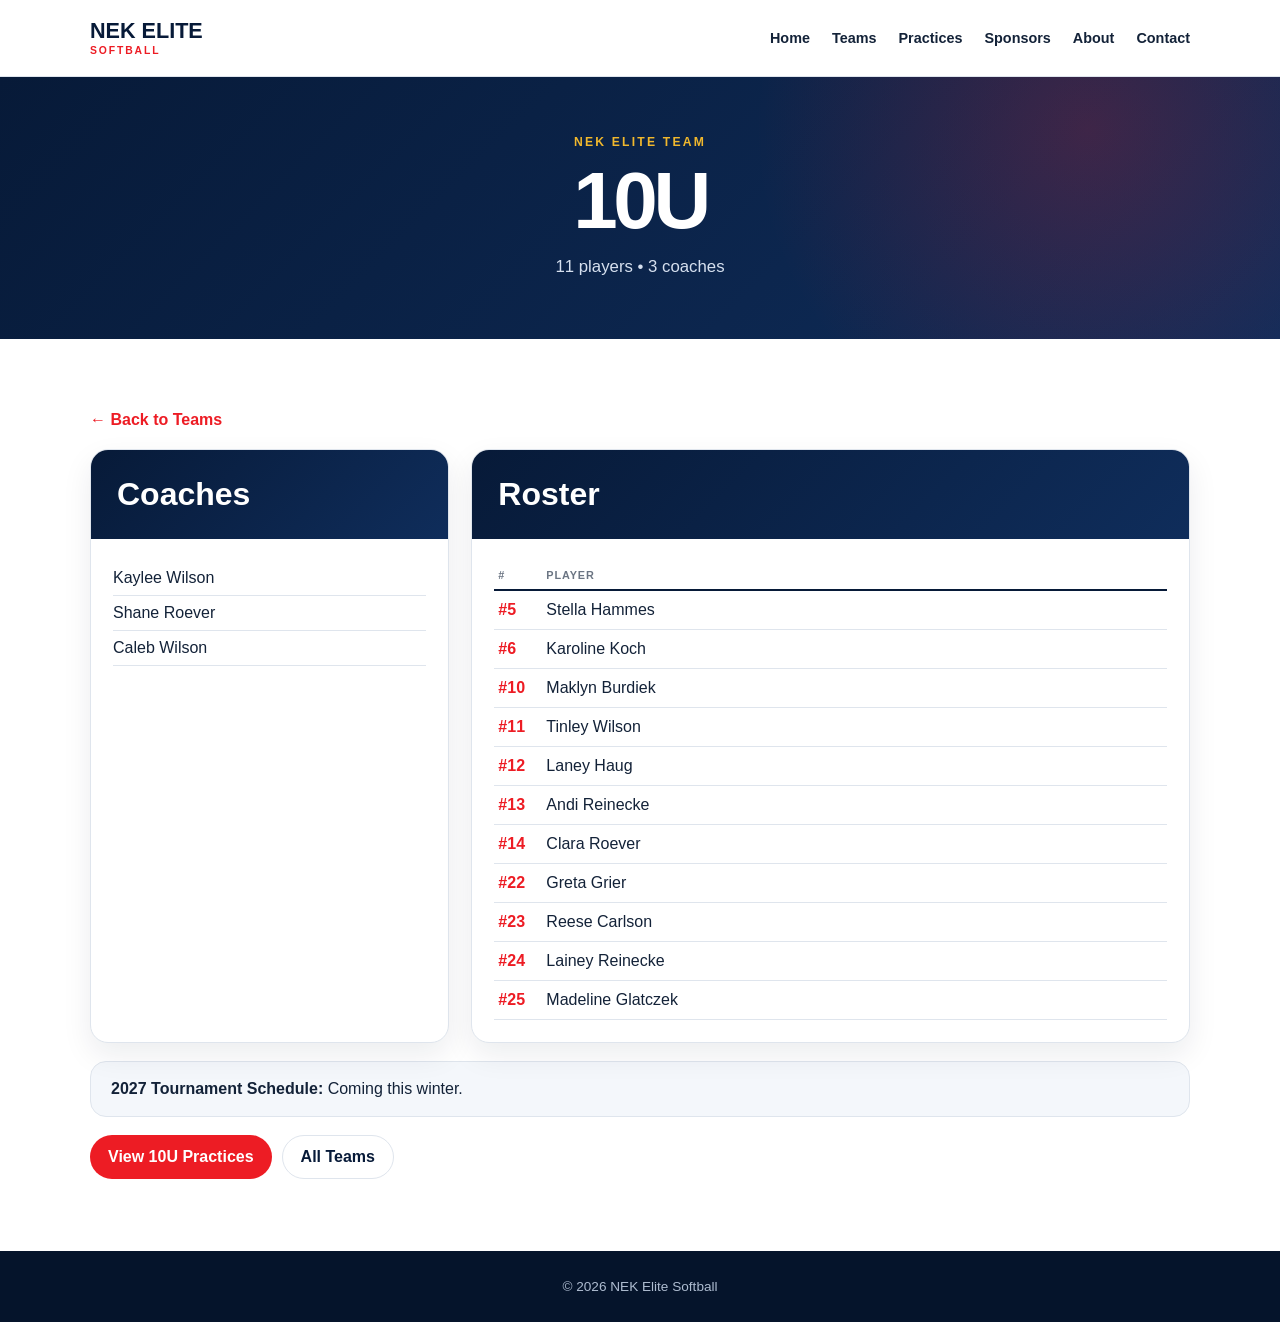
<file: 10u.html>
<!DOCTYPE html>
<html lang="en">
<head>
<meta charset="UTF-8">
<meta name="viewport" content="width=device-width,initial-scale=1.0">
<title>10U Team | NEK Elite</title>
<link rel="stylesheet" href="styles.css">
</head>
<body>
<header><div class="container nav">
<a class="brand" href="index.html">NEK ELITE<span>SOFTBALL</span></a>
<nav class="nav-links">
<a href="index.html">Home</a>
<a href="teams.html">Teams</a>
<a href="practices.html">Practices</a>
<a href="sponsors.html">Sponsors</a>
<a href="about.html">About</a>
<a href="contact.html">Contact</a>
</nav></div></header>

<main>
<section class="hero compact"><div class="container"><div class="eyebrow">NEK Elite Team</div><h1>10U</h1><p>11 players • 3 coaches</p></div></section>
<section><div class="container">
<a class="backlink" href="teams.html">← Back to Teams</a>
<div class="grid-3" style="grid-template-columns:1fr 2fr">
<div class="card"><div class="card-head"><h3 style="font-size:2rem">Coaches</h3></div><div class="card-body"><ul class="list"><li>Kaylee Wilson</li><li>Shane Roever</li><li>Caleb Wilson</li></ul></div></div>
<div class="card"><div class="card-head"><h3 style="font-size:2rem">Roster</h3></div><div class="card-body">
<table class="roster"><thead><tr><th>#</th><th>Player</th></tr></thead><tbody><tr><td class="roster-number">#5</td><td>Stella Hammes</td></tr><tr><td class="roster-number">#6</td><td>Karoline Koch</td></tr><tr><td class="roster-number">#10</td><td>Maklyn Burdiek</td></tr><tr><td class="roster-number">#11</td><td>Tinley Wilson</td></tr><tr><td class="roster-number">#12</td><td>Laney Haug</td></tr><tr><td class="roster-number">#13</td><td>Andi Reinecke</td></tr><tr><td class="roster-number">#14</td><td>Clara Roever</td></tr><tr><td class="roster-number">#22</td><td>Greta Grier</td></tr><tr><td class="roster-number">#23</td><td>Reese Carlson</td></tr><tr><td class="roster-number">#24</td><td>Lainey Reinecke</td></tr><tr><td class="roster-number">#25</td><td>Madeline Glatczek</td></tr></tbody></table>
</div></div>
</div>
<div class="info-strip"><strong>2027 Tournament Schedule:</strong> Coming this winter.</div>
<div class="actions"><a class="btn btn-red" href="practice-10u.html">View 10U Practices</a><a class="btn btn-outline" href="teams.html">All Teams</a></div>
</div></section>
</main>

<footer><div class="container">© 2026 NEK Elite Softball</div></footer>
</body>
</html>
</file>
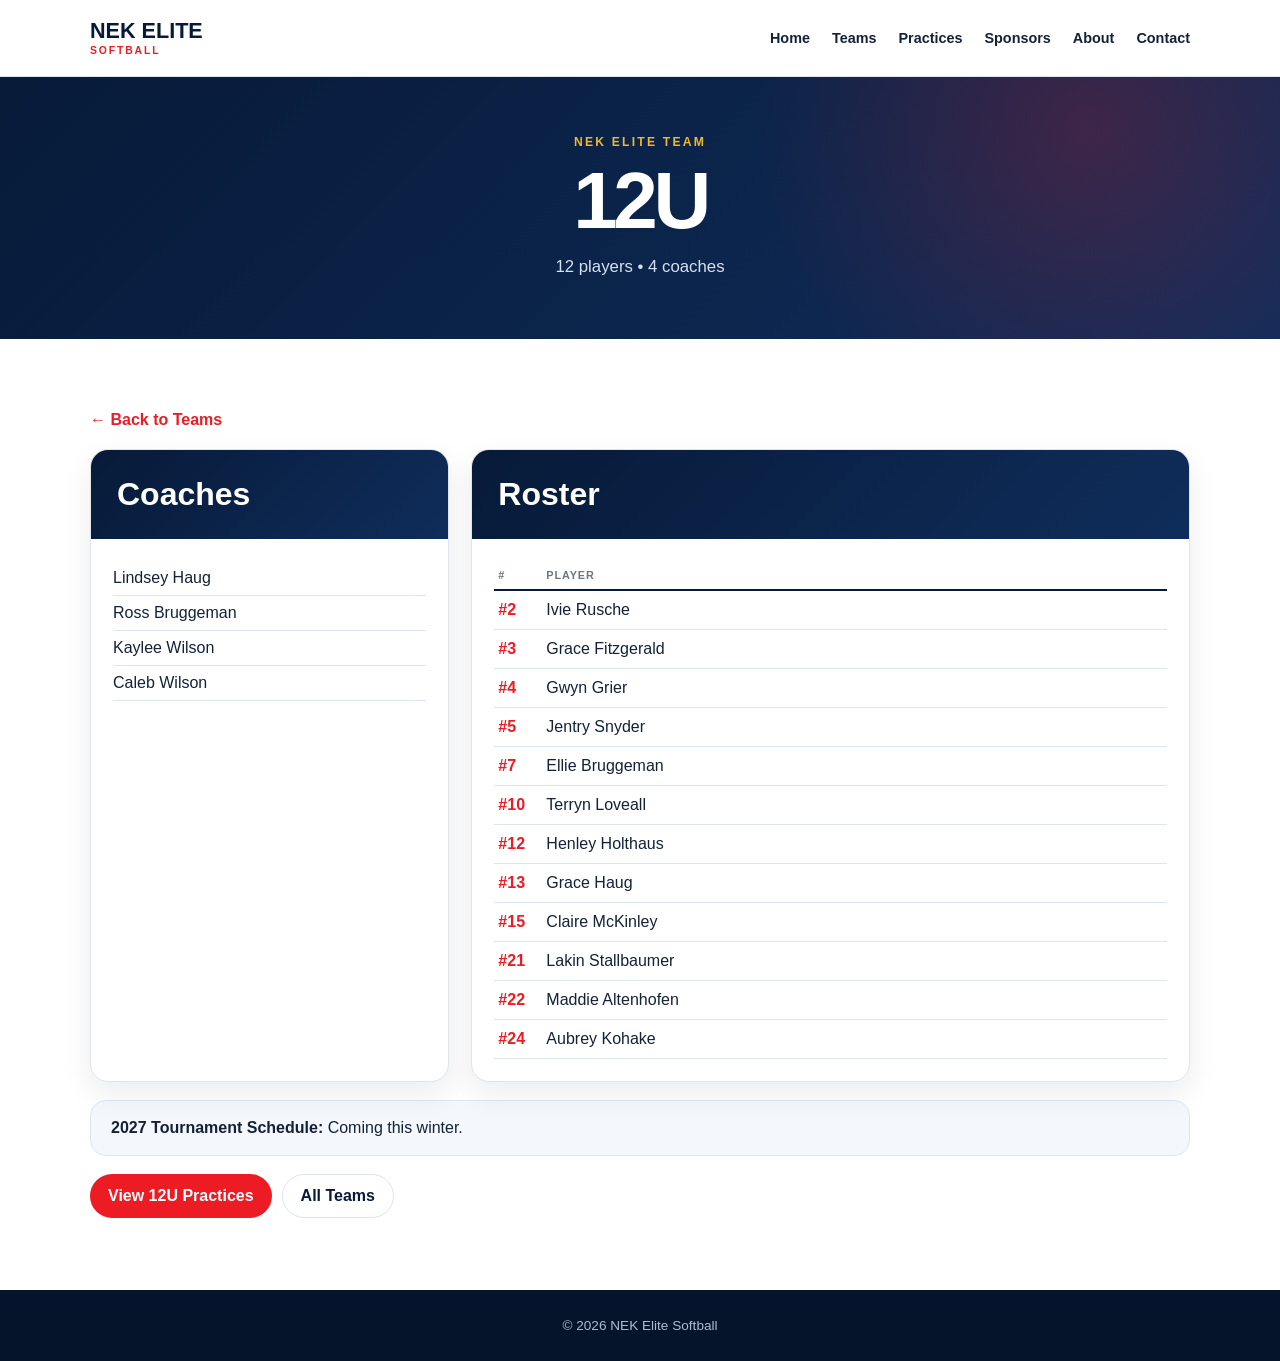
<file: 12u.html>
<!DOCTYPE html>
<html lang="en">
<head>
<meta charset="UTF-8">
<meta name="viewport" content="width=device-width,initial-scale=1.0">
<title>12U Team | NEK Elite</title>
<link rel="stylesheet" href="styles.css">
</head>
<body>
<header><div class="container nav">
<a class="brand" href="index.html">NEK ELITE<span>SOFTBALL</span></a>
<nav class="nav-links">
<a href="index.html">Home</a>
<a href="teams.html">Teams</a>
<a href="practices.html">Practices</a>
<a href="sponsors.html">Sponsors</a>
<a href="about.html">About</a>
<a href="contact.html">Contact</a>
</nav></div></header>

<main>
<section class="hero compact"><div class="container"><div class="eyebrow">NEK Elite Team</div><h1>12U</h1><p>12 players • 4 coaches</p></div></section>
<section><div class="container">
<a class="backlink" href="teams.html">← Back to Teams</a>
<div class="grid-3" style="grid-template-columns:1fr 2fr">
<div class="card"><div class="card-head"><h3 style="font-size:2rem">Coaches</h3></div><div class="card-body"><ul class="list"><li>Lindsey Haug</li><li>Ross Bruggeman</li><li>Kaylee Wilson</li><li>Caleb Wilson</li></ul></div></div>
<div class="card"><div class="card-head"><h3 style="font-size:2rem">Roster</h3></div><div class="card-body">
<table class="roster"><thead><tr><th>#</th><th>Player</th></tr></thead><tbody><tr><td class="roster-number">#2</td><td>Ivie Rusche</td></tr><tr><td class="roster-number">#3</td><td>Grace Fitzgerald</td></tr><tr><td class="roster-number">#4</td><td>Gwyn Grier</td></tr><tr><td class="roster-number">#5</td><td>Jentry Snyder</td></tr><tr><td class="roster-number">#7</td><td>Ellie Bruggeman</td></tr><tr><td class="roster-number">#10</td><td>Terryn Loveall</td></tr><tr><td class="roster-number">#12</td><td>Henley Holthaus</td></tr><tr><td class="roster-number">#13</td><td>Grace Haug</td></tr><tr><td class="roster-number">#15</td><td>Claire McKinley</td></tr><tr><td class="roster-number">#21</td><td>Lakin Stallbaumer</td></tr><tr><td class="roster-number">#22</td><td>Maddie Altenhofen</td></tr><tr><td class="roster-number">#24</td><td>Aubrey Kohake</td></tr></tbody></table>
</div></div>
</div>
<div class="info-strip"><strong>2027 Tournament Schedule:</strong> Coming this winter.</div>
<div class="actions"><a class="btn btn-red" href="practice-12u.html">View 12U Practices</a><a class="btn btn-outline" href="teams.html">All Teams</a></div>
</div></section>
</main>

<footer><div class="container">© 2026 NEK Elite Softball</div></footer>
</body>
</html>
</file>
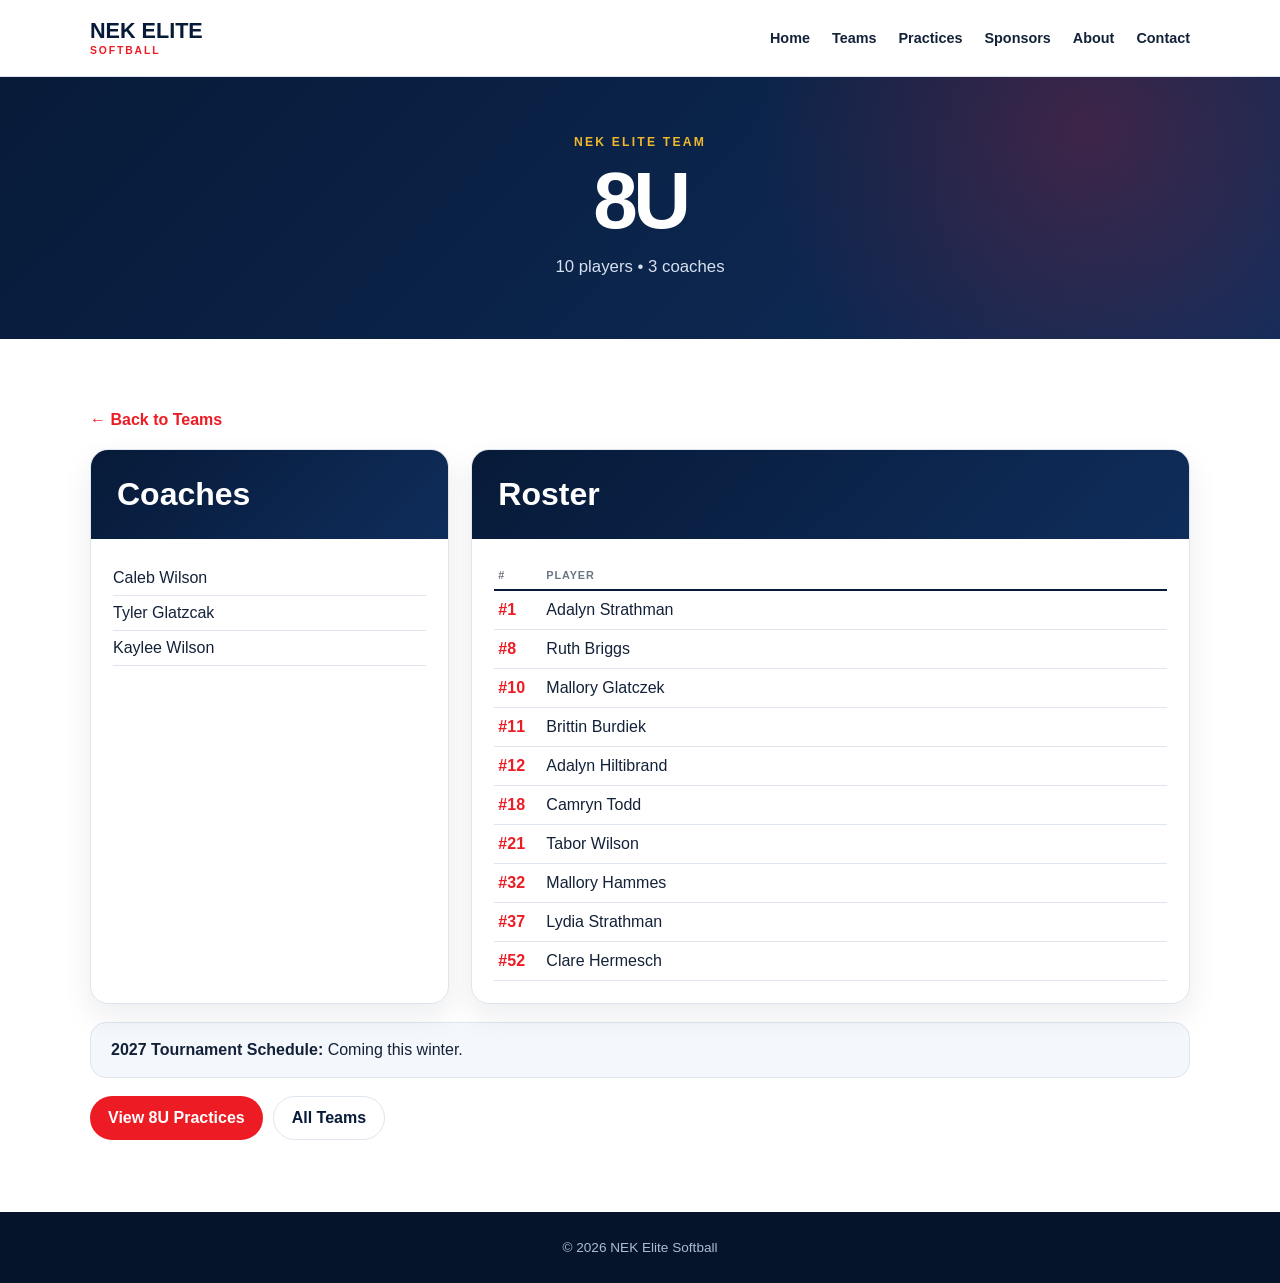
<file: 8u.html>
<!DOCTYPE html>
<html lang="en">
<head>
<meta charset="UTF-8">
<meta name="viewport" content="width=device-width,initial-scale=1.0">
<title>8U Team | NEK Elite</title>
<link rel="stylesheet" href="styles.css">
</head>
<body>
<header><div class="container nav">
<a class="brand" href="index.html">NEK ELITE<span>SOFTBALL</span></a>
<nav class="nav-links">
<a href="index.html">Home</a>
<a href="teams.html">Teams</a>
<a href="practices.html">Practices</a>
<a href="sponsors.html">Sponsors</a>
<a href="about.html">About</a>
<a href="contact.html">Contact</a>
</nav></div></header>

<main>
<section class="hero compact"><div class="container"><div class="eyebrow">NEK Elite Team</div><h1>8U</h1><p>10 players • 3 coaches</p></div></section>
<section><div class="container">
<a class="backlink" href="teams.html">← Back to Teams</a>
<div class="grid-3" style="grid-template-columns:1fr 2fr">
<div class="card"><div class="card-head"><h3 style="font-size:2rem">Coaches</h3></div><div class="card-body"><ul class="list"><li>Caleb Wilson</li><li>Tyler Glatzcak</li><li>Kaylee Wilson</li></ul></div></div>
<div class="card"><div class="card-head"><h3 style="font-size:2rem">Roster</h3></div><div class="card-body">
<table class="roster"><thead><tr><th>#</th><th>Player</th></tr></thead><tbody><tr><td class="roster-number">#1</td><td>Adalyn Strathman</td></tr><tr><td class="roster-number">#8</td><td>Ruth Briggs</td></tr><tr><td class="roster-number">#10</td><td>Mallory Glatczek</td></tr><tr><td class="roster-number">#11</td><td>Brittin Burdiek</td></tr><tr><td class="roster-number">#12</td><td>Adalyn Hiltibrand</td></tr><tr><td class="roster-number">#18</td><td>Camryn Todd</td></tr><tr><td class="roster-number">#21</td><td>Tabor Wilson</td></tr><tr><td class="roster-number">#32</td><td>Mallory Hammes</td></tr><tr><td class="roster-number">#37</td><td>Lydia Strathman</td></tr><tr><td class="roster-number">#52</td><td>Clare Hermesch</td></tr></tbody></table>
</div></div>
</div>
<div class="info-strip"><strong>2027 Tournament Schedule:</strong> Coming this winter.</div>
<div class="actions"><a class="btn btn-red" href="practice-8u.html">View 8U Practices</a><a class="btn btn-outline" href="teams.html">All Teams</a></div>
</div></section>
</main>

<footer><div class="container">© 2026 NEK Elite Softball</div></footer>
</body>
</html>
</file>
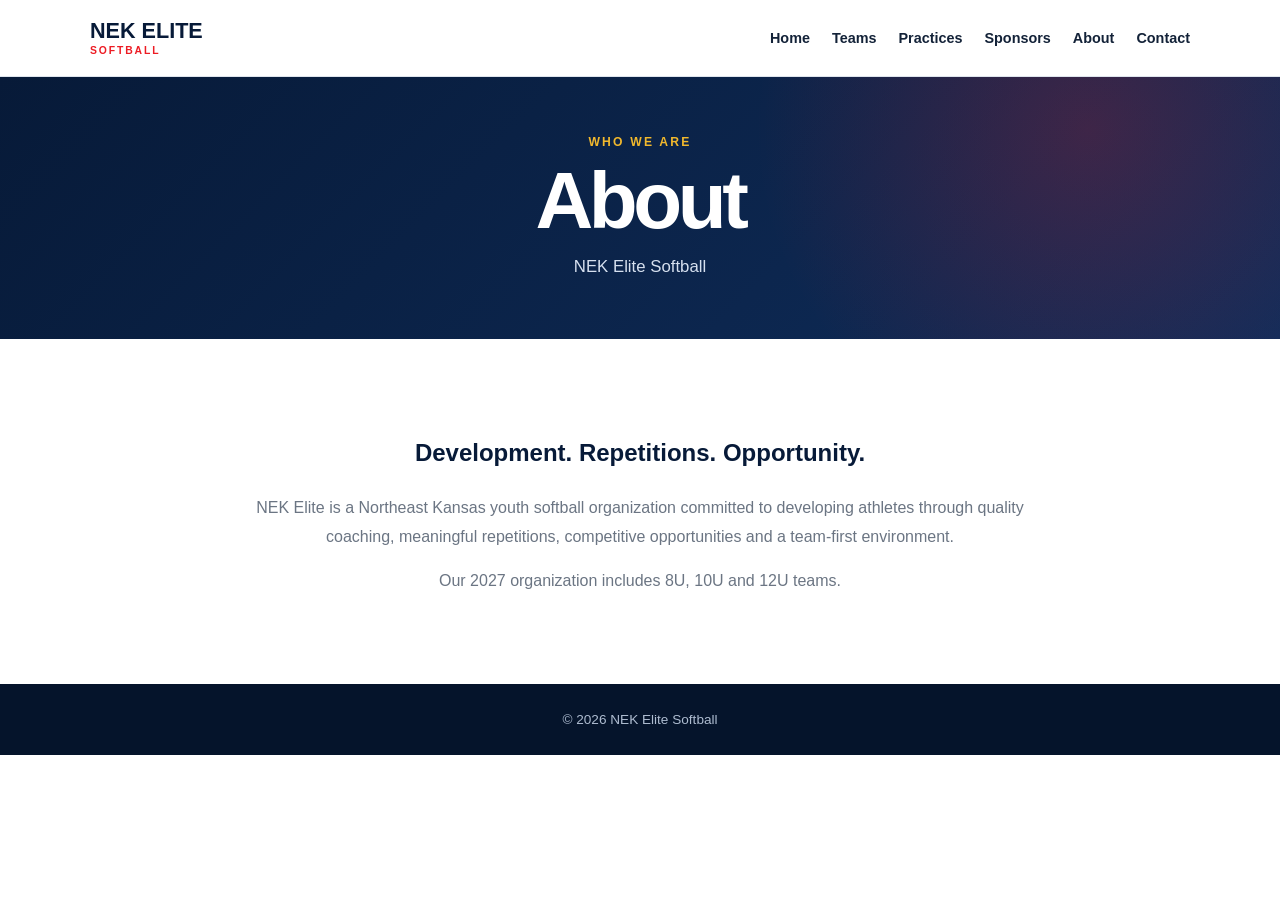
<file: about.html>
<!DOCTYPE html>
<html lang="en">
<head>
<meta charset="UTF-8">
<meta name="viewport" content="width=device-width,initial-scale=1.0">
<title>About | NEK Elite</title>
<link rel="stylesheet" href="styles.css">
</head>
<body>
<header><div class="container nav">
<a class="brand" href="index.html">NEK ELITE<span>SOFTBALL</span></a>
<nav class="nav-links">
<a href="index.html">Home</a>
<a href="teams.html">Teams</a>
<a href="practices.html">Practices</a>
<a href="sponsors.html">Sponsors</a>
<a href="about.html">About</a>
<a href="contact.html">Contact</a>
</nav></div></header>

<main>
<section class="hero compact"><div class="container"><div class="eyebrow">Who We Are</div><h1>About</h1><p>NEK Elite Softball</p></div></section>
<section><div class="container"><div class="about-text">
<h2 style="color:var(--navy)">Development. Repetitions. Opportunity.</h2>
<p>NEK Elite is a Northeast Kansas youth softball organization committed to developing athletes through quality coaching, meaningful repetitions, competitive opportunities and a team-first environment.</p>
<p>Our 2027 organization includes 8U, 10U and 12U teams.</p>
</div></div></section>
</main>

<footer><div class="container">© 2026 NEK Elite Softball</div></footer>
</body>
</html>
</file>
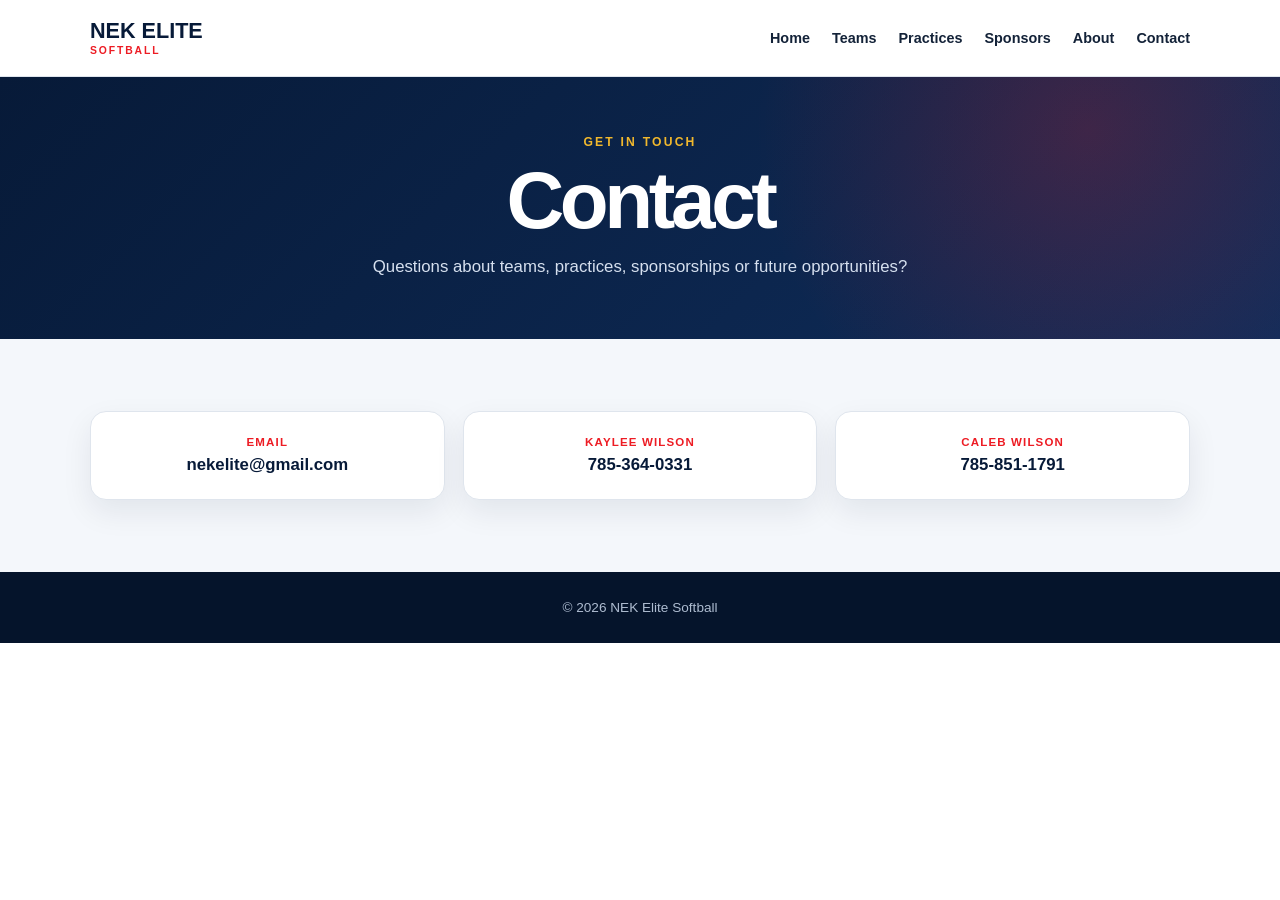
<file: contact.html>
<!DOCTYPE html>
<html lang="en">
<head>
<meta charset="UTF-8">
<meta name="viewport" content="width=device-width,initial-scale=1.0">
<title>Contact | NEK Elite</title>
<link rel="stylesheet" href="styles.css">
</head>
<body>
<header><div class="container nav">
<a class="brand" href="index.html">NEK ELITE<span>SOFTBALL</span></a>
<nav class="nav-links">
<a href="index.html">Home</a>
<a href="teams.html">Teams</a>
<a href="practices.html">Practices</a>
<a href="sponsors.html">Sponsors</a>
<a href="about.html">About</a>
<a href="contact.html">Contact</a>
</nav></div></header>
<main>
<section class="hero compact"><div class="container"><div class="eyebrow">Get In Touch</div><h1>Contact</h1><p>Questions about teams, practices, sponsorships or future opportunities?</p></div></section>
<section style="background:var(--soft)"><div class="container">
<div class="contact-options contact-options-light">
<a class="contact-option" href="mailto:nekelite@gmail.com"><span>Email</span><strong>nekelite@gmail.com</strong></a>
<a class="contact-option" href="tel:+17853640331"><span>Kaylee Wilson</span><strong>785-364-0331</strong></a>
<a class="contact-option" href="tel:+17858511791"><span>Caleb Wilson</span><strong>785-851-1791</strong></a>
</div>
</div></section>
</main>
<footer><div class="container">© 2026 NEK Elite Softball</div></footer>
</body>
</html>
</file>
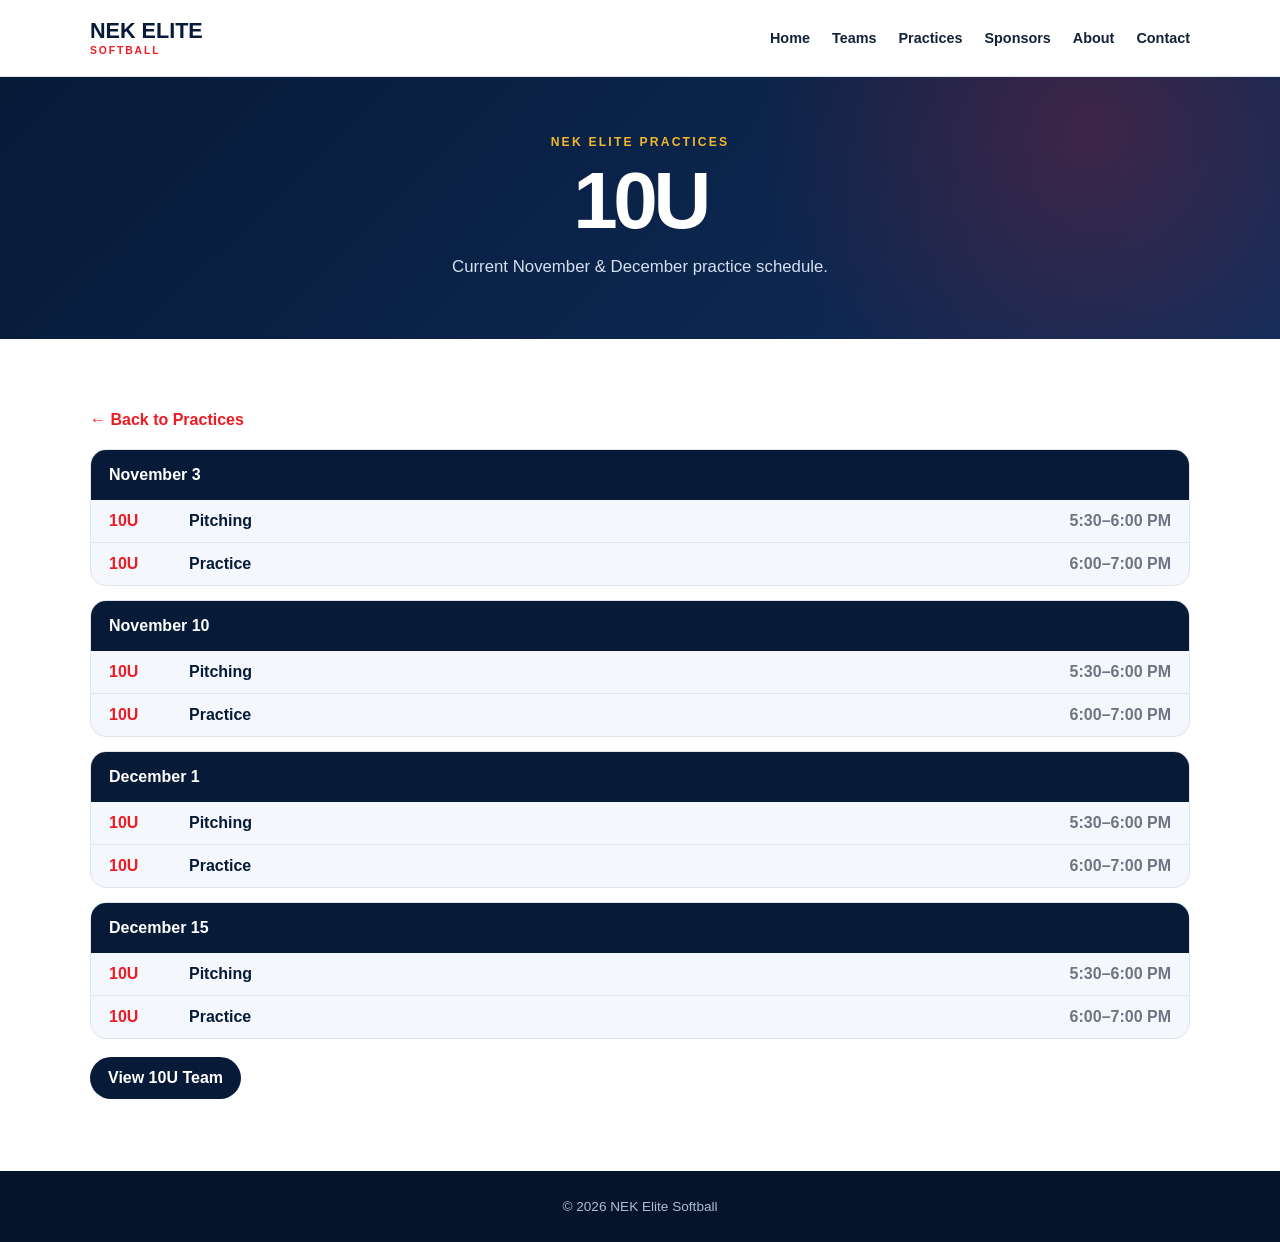
<file: practice-10u.html>
<!DOCTYPE html>
<html lang="en">
<head>
<meta charset="UTF-8">
<meta name="viewport" content="width=device-width,initial-scale=1.0">
<title>10U Practices | NEK Elite</title>
<link rel="stylesheet" href="styles.css">
</head>
<body>
<header><div class="container nav">
<a class="brand" href="index.html">NEK ELITE<span>SOFTBALL</span></a>
<nav class="nav-links">
<a href="index.html">Home</a>
<a href="teams.html">Teams</a>
<a href="practices.html">Practices</a>
<a href="sponsors.html">Sponsors</a>
<a href="about.html">About</a>
<a href="contact.html">Contact</a>
</nav></div></header>

<main>
<section class="hero compact"><div class="container"><div class="eyebrow">NEK Elite Practices</div><h1>10U</h1><p>Current November & December practice schedule.</p></div></section>
<section><div class="container">
<a class="backlink" href="practices.html">← Back to Practices</a>
<div class="practice-list"><div class="practice-card"><div class="practice-date">November 3</div><div class="practice-event"><div class="practice-team">10U</div><div class="practice-type">Pitching</div><div class="practice-time">5:30–6:00 PM</div></div><div class="practice-event"><div class="practice-team">10U</div><div class="practice-type">Practice</div><div class="practice-time">6:00–7:00 PM</div></div></div><div class="practice-card"><div class="practice-date">November 10</div><div class="practice-event"><div class="practice-team">10U</div><div class="practice-type">Pitching</div><div class="practice-time">5:30–6:00 PM</div></div><div class="practice-event"><div class="practice-team">10U</div><div class="practice-type">Practice</div><div class="practice-time">6:00–7:00 PM</div></div></div><div class="practice-card"><div class="practice-date">December 1</div><div class="practice-event"><div class="practice-team">10U</div><div class="practice-type">Pitching</div><div class="practice-time">5:30–6:00 PM</div></div><div class="practice-event"><div class="practice-team">10U</div><div class="practice-type">Practice</div><div class="practice-time">6:00–7:00 PM</div></div></div><div class="practice-card"><div class="practice-date">December 15</div><div class="practice-event"><div class="practice-team">10U</div><div class="practice-type">Pitching</div><div class="practice-time">5:30–6:00 PM</div></div><div class="practice-event"><div class="practice-team">10U</div><div class="practice-type">Practice</div><div class="practice-time">6:00–7:00 PM</div></div></div></div>
<div class="actions"><a class="btn btn-navy" href="10u.html">View 10U Team</a></div>
</div></section>
</main>

<footer><div class="container">© 2026 NEK Elite Softball</div></footer>
</body>
</html>
</file>
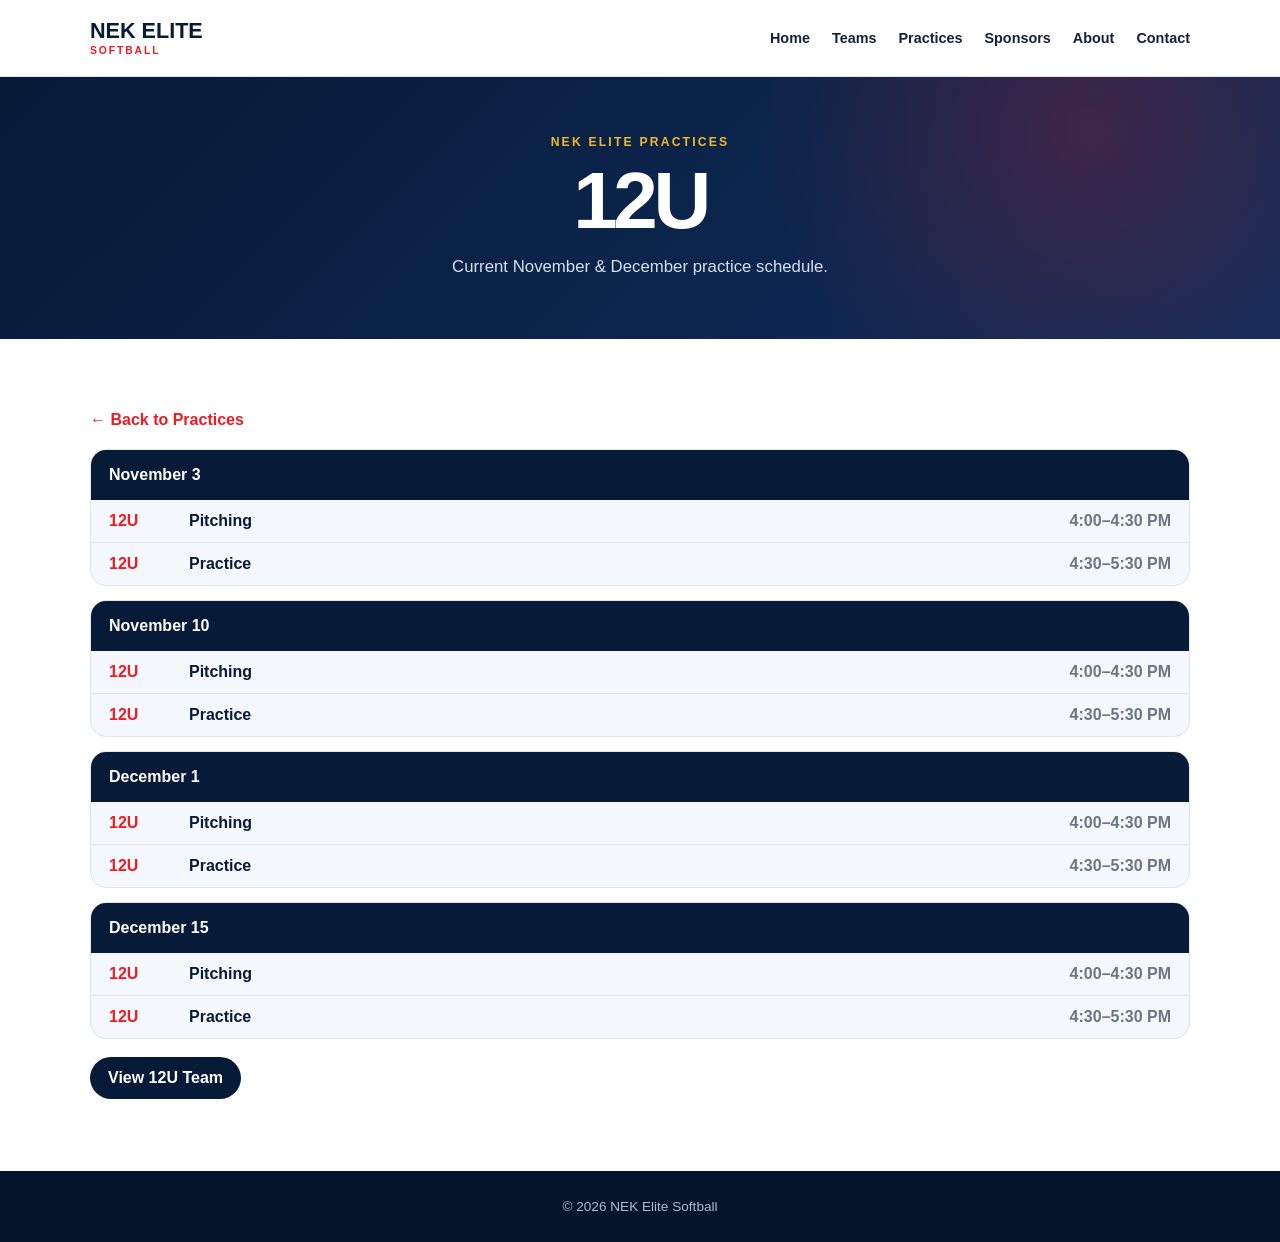
<file: practice-12u.html>
<!DOCTYPE html>
<html lang="en">
<head>
<meta charset="UTF-8">
<meta name="viewport" content="width=device-width,initial-scale=1.0">
<title>12U Practices | NEK Elite</title>
<link rel="stylesheet" href="styles.css">
</head>
<body>
<header><div class="container nav">
<a class="brand" href="index.html">NEK ELITE<span>SOFTBALL</span></a>
<nav class="nav-links">
<a href="index.html">Home</a>
<a href="teams.html">Teams</a>
<a href="practices.html">Practices</a>
<a href="sponsors.html">Sponsors</a>
<a href="about.html">About</a>
<a href="contact.html">Contact</a>
</nav></div></header>

<main>
<section class="hero compact"><div class="container"><div class="eyebrow">NEK Elite Practices</div><h1>12U</h1><p>Current November & December practice schedule.</p></div></section>
<section><div class="container">
<a class="backlink" href="practices.html">← Back to Practices</a>
<div class="practice-list"><div class="practice-card"><div class="practice-date">November 3</div><div class="practice-event"><div class="practice-team">12U</div><div class="practice-type">Pitching</div><div class="practice-time">4:00–4:30 PM</div></div><div class="practice-event"><div class="practice-team">12U</div><div class="practice-type">Practice</div><div class="practice-time">4:30–5:30 PM</div></div></div><div class="practice-card"><div class="practice-date">November 10</div><div class="practice-event"><div class="practice-team">12U</div><div class="practice-type">Pitching</div><div class="practice-time">4:00–4:30 PM</div></div><div class="practice-event"><div class="practice-team">12U</div><div class="practice-type">Practice</div><div class="practice-time">4:30–5:30 PM</div></div></div><div class="practice-card"><div class="practice-date">December 1</div><div class="practice-event"><div class="practice-team">12U</div><div class="practice-type">Pitching</div><div class="practice-time">4:00–4:30 PM</div></div><div class="practice-event"><div class="practice-team">12U</div><div class="practice-type">Practice</div><div class="practice-time">4:30–5:30 PM</div></div></div><div class="practice-card"><div class="practice-date">December 15</div><div class="practice-event"><div class="practice-team">12U</div><div class="practice-type">Pitching</div><div class="practice-time">4:00–4:30 PM</div></div><div class="practice-event"><div class="practice-team">12U</div><div class="practice-type">Practice</div><div class="practice-time">4:30–5:30 PM</div></div></div></div>
<div class="actions"><a class="btn btn-navy" href="12u.html">View 12U Team</a></div>
</div></section>
</main>

<footer><div class="container">© 2026 NEK Elite Softball</div></footer>
</body>
</html>
</file>
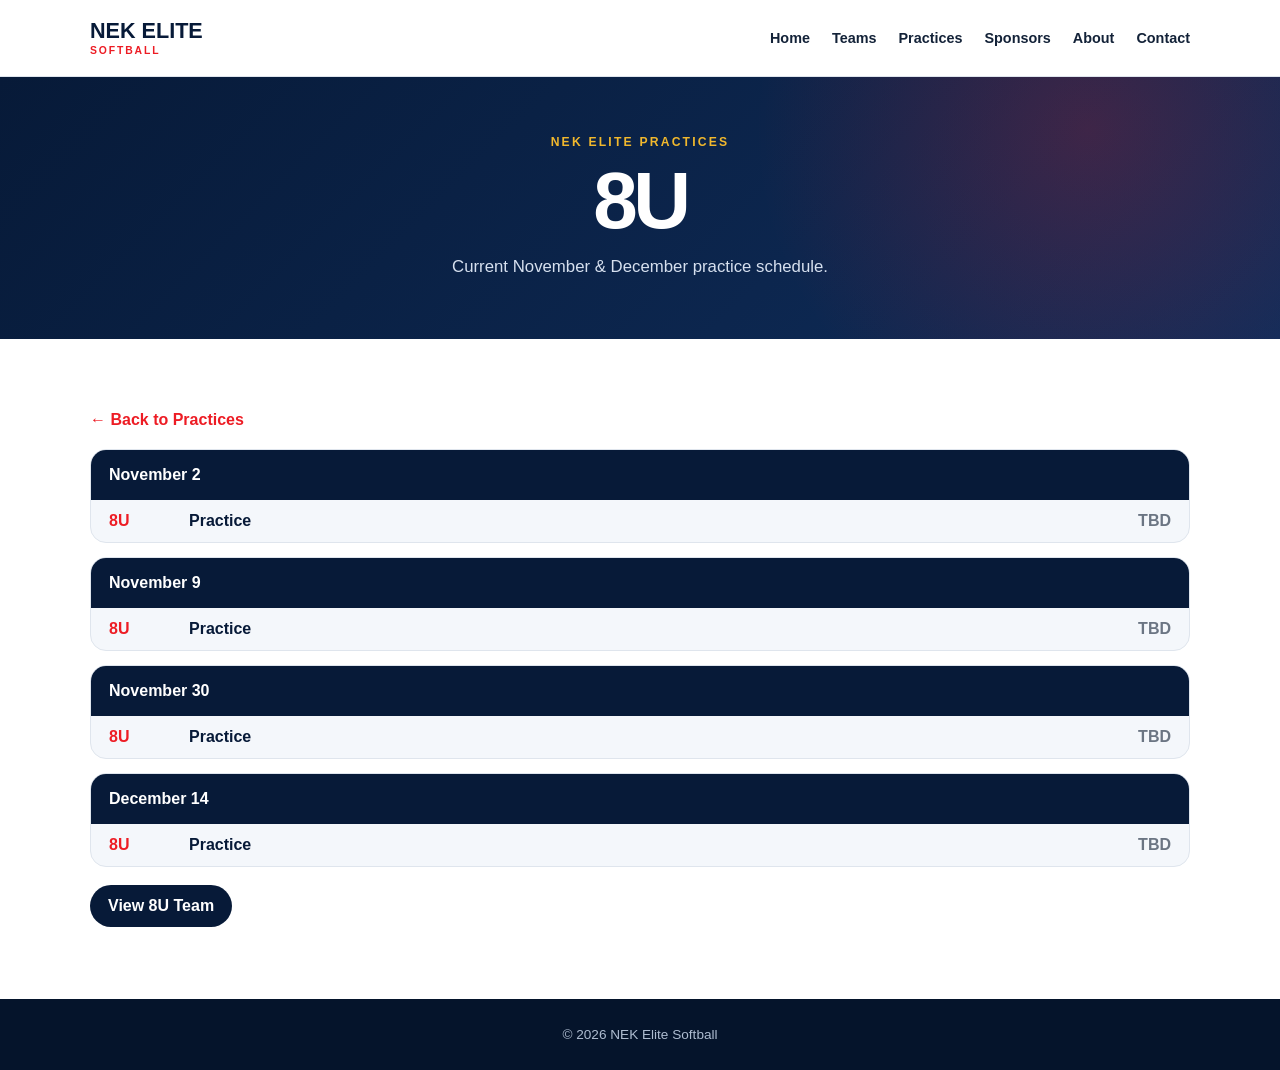
<file: practice-8u.html>
<!DOCTYPE html>
<html lang="en">
<head>
<meta charset="UTF-8">
<meta name="viewport" content="width=device-width,initial-scale=1.0">
<title>8U Practices | NEK Elite</title>
<link rel="stylesheet" href="styles.css">
</head>
<body>
<header><div class="container nav">
<a class="brand" href="index.html">NEK ELITE<span>SOFTBALL</span></a>
<nav class="nav-links">
<a href="index.html">Home</a>
<a href="teams.html">Teams</a>
<a href="practices.html">Practices</a>
<a href="sponsors.html">Sponsors</a>
<a href="about.html">About</a>
<a href="contact.html">Contact</a>
</nav></div></header>

<main>
<section class="hero compact"><div class="container"><div class="eyebrow">NEK Elite Practices</div><h1>8U</h1><p>Current November & December practice schedule.</p></div></section>
<section><div class="container">
<a class="backlink" href="practices.html">← Back to Practices</a>
<div class="practice-list"><div class="practice-card"><div class="practice-date">November 2</div><div class="practice-event"><div class="practice-team">8U</div><div class="practice-type">Practice</div><div class="practice-time">TBD</div></div></div><div class="practice-card"><div class="practice-date">November 9</div><div class="practice-event"><div class="practice-team">8U</div><div class="practice-type">Practice</div><div class="practice-time">TBD</div></div></div><div class="practice-card"><div class="practice-date">November 30</div><div class="practice-event"><div class="practice-team">8U</div><div class="practice-type">Practice</div><div class="practice-time">TBD</div></div></div><div class="practice-card"><div class="practice-date">December 14</div><div class="practice-event"><div class="practice-team">8U</div><div class="practice-type">Practice</div><div class="practice-time">TBD</div></div></div></div>
<div class="actions"><a class="btn btn-navy" href="8u.html">View 8U Team</a></div>
</div></section>
</main>

<footer><div class="container">© 2026 NEK Elite Softball</div></footer>
</body>
</html>
</file>
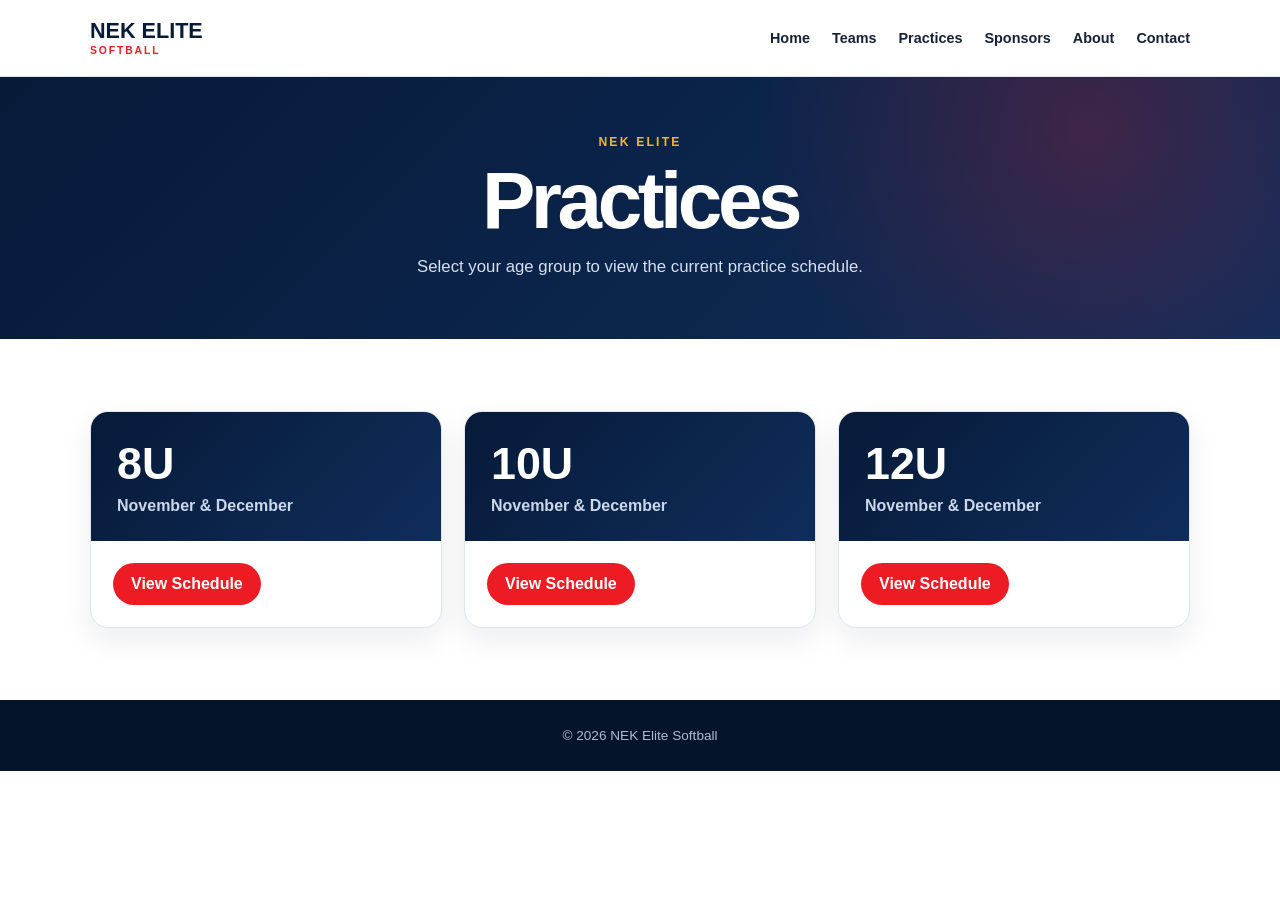
<file: practices.html>
<!DOCTYPE html>
<html lang="en">
<head>
<meta charset="UTF-8">
<meta name="viewport" content="width=device-width,initial-scale=1.0">
<title>Practices | NEK Elite</title>
<link rel="stylesheet" href="styles.css">
</head>
<body>
<header><div class="container nav">
<a class="brand" href="index.html">NEK ELITE<span>SOFTBALL</span></a>
<nav class="nav-links">
<a href="index.html">Home</a>
<a href="teams.html">Teams</a>
<a href="practices.html">Practices</a>
<a href="sponsors.html">Sponsors</a>
<a href="about.html">About</a>
<a href="contact.html">Contact</a>
</nav></div></header>

<main>
<section class="hero compact"><div class="container"><div class="eyebrow">NEK Elite</div><h1>Practices</h1><p>Select your age group to view the current practice schedule.</p></div></section>
<section><div class="container"><div class="grid-3">
<div class="card"><div class="card-head"><h3>8U</h3><p>November & December</p></div><div class="card-body"><a class="btn btn-red" href="practice-8u.html">View Schedule</a></div></div>
<div class="card"><div class="card-head"><h3>10U</h3><p>November & December</p></div><div class="card-body"><a class="btn btn-red" href="practice-10u.html">View Schedule</a></div></div>
<div class="card"><div class="card-head"><h3>12U</h3><p>November & December</p></div><div class="card-body"><a class="btn btn-red" href="practice-12u.html">View Schedule</a></div></div>
</div></div></section>
</main>

<footer><div class="container">© 2026 NEK Elite Softball</div></footer>
</body>
</html>
</file>
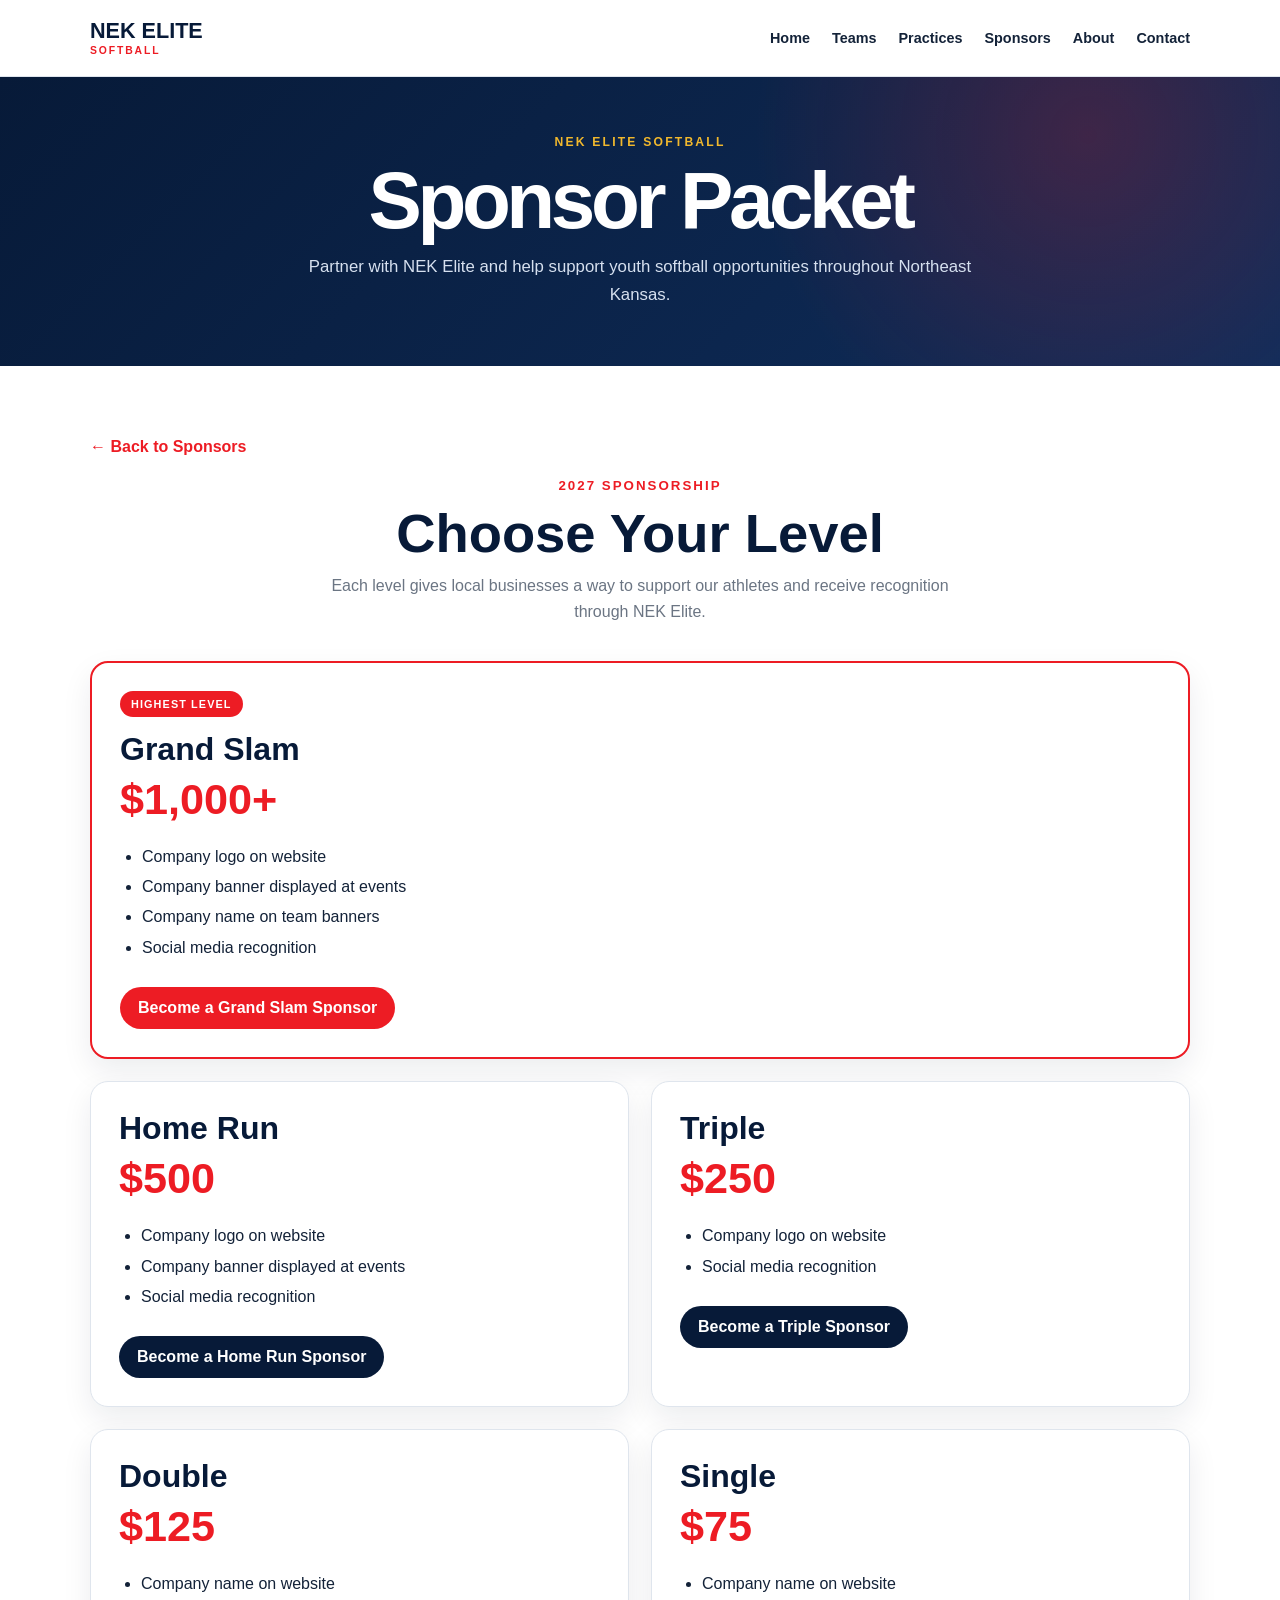
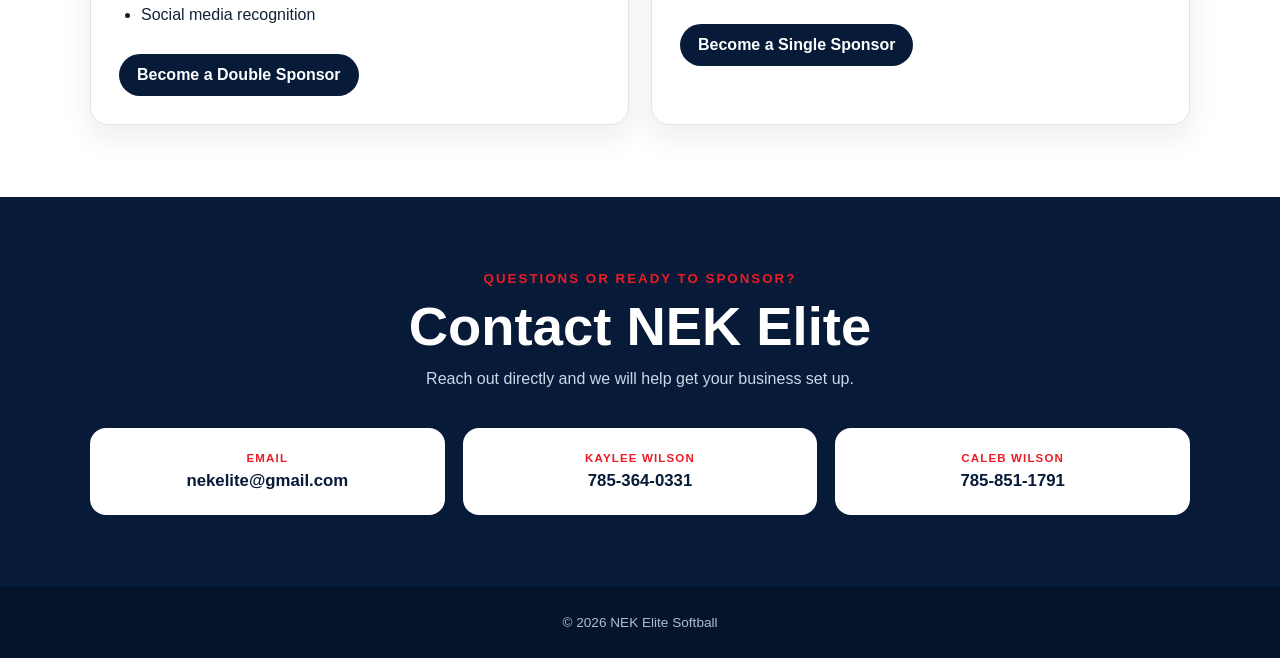
<file: sponsor-packet.html>
<!DOCTYPE html>
<html lang="en">
<head>
<meta charset="UTF-8">
<meta name="viewport" content="width=device-width,initial-scale=1.0">
<title>Sponsor Packet | NEK Elite</title>
<link rel="stylesheet" href="styles.css">
</head>
<body>
<header><div class="container nav">
<a class="brand" href="index.html">NEK ELITE<span>SOFTBALL</span></a>
<nav class="nav-links">
<a href="index.html">Home</a>
<a href="teams.html">Teams</a>
<a href="practices.html">Practices</a>
<a href="sponsors.html">Sponsors</a>
<a href="about.html">About</a>
<a href="contact.html">Contact</a>
</nav></div></header>

<main>
<section class="hero compact">
<div class="container">
<div class="eyebrow">NEK Elite Softball</div>
<h1>Sponsor Packet</h1>
<p>Partner with NEK Elite and help support youth softball opportunities throughout Northeast Kansas.</p>
</div>
</section>

<section>
<div class="container">
<a class="backlink" href="sponsors.html">← Back to Sponsors</a>
<div class="section-title">
<small>2027 Sponsorship</small>
<h2>Choose Your Level</h2>
<p>Each level gives local businesses a way to support our athletes and receive recognition through NEK Elite.</p>
</div>

<div class="packet-levels">

<article class="packet-card featured-level" id="grand-slam">
<div class="packet-badge">Highest Level</div>
<h3>Grand Slam</h3>
<div class="packet-price">$1,000+</div>
<ul>
<li>Company logo on website</li>
<li>Company banner displayed at events</li>
<li>Company name on team banners</li>
<li>Social media recognition</li>
</ul>
<a class="btn btn-red" href="mailto:nekelite@gmail.com?subject=NEK%20Elite%20Grand%20Slam%20Sponsorship">Become a Grand Slam Sponsor</a>
</article>

<article class="packet-card" id="home-run">
<h3>Home Run</h3>
<div class="packet-price">$500</div>
<ul>
<li>Company logo on website</li>
<li>Company banner displayed at events</li>
<li>Social media recognition</li>
</ul>
<a class="btn btn-navy" href="mailto:nekelite@gmail.com?subject=NEK%20Elite%20Home%20Run%20Sponsorship">Become a Home Run Sponsor</a>
</article>

<article class="packet-card" id="triple">
<h3>Triple</h3>
<div class="packet-price">$250</div>
<ul>
<li>Company logo on website</li>
<li>Social media recognition</li>
</ul>
<a class="btn btn-navy" href="mailto:nekelite@gmail.com?subject=NEK%20Elite%20Triple%20Sponsorship">Become a Triple Sponsor</a>
</article>

<article class="packet-card" id="double">
<h3>Double</h3>
<div class="packet-price">$125</div>
<ul>
<li>Company name on website</li>
<li>Social media recognition</li>
</ul>
<a class="btn btn-navy" href="mailto:nekelite@gmail.com?subject=NEK%20Elite%20Double%20Sponsorship">Become a Double Sponsor</a>
</article>

<article class="packet-card" id="single">
<h3>Single</h3>
<div class="packet-price">$75</div>
<ul>
<li>Company name on website</li>
</ul>
<a class="btn btn-navy" href="mailto:nekelite@gmail.com?subject=NEK%20Elite%20Single%20Sponsorship">Become a Single Sponsor</a>
</article>

</div>
</div>
</section>

<section class="dark-section">
<div class="container">
<div class="section-title">
<small>Questions or Ready to Sponsor?</small>
<h2>Contact NEK Elite</h2>
<p>Reach out directly and we will help get your business set up.</p>
</div>

<div class="contact-options">
<a class="contact-option" href="mailto:nekelite@gmail.com">
<span>Email</span>
<strong>nekelite@gmail.com</strong>
</a>

<a class="contact-option" href="tel:+17853640331">
<span>Kaylee Wilson</span>
<strong>785-364-0331</strong>
</a>

<a class="contact-option" href="tel:+17858511791">
<span>Caleb Wilson</span>
<strong>785-851-1791</strong>
</a>
</div>
</div>
</section>
</main>

<footer><div class="container">© 2026 NEK Elite Softball</div></footer>
</body>
</html>
</file>
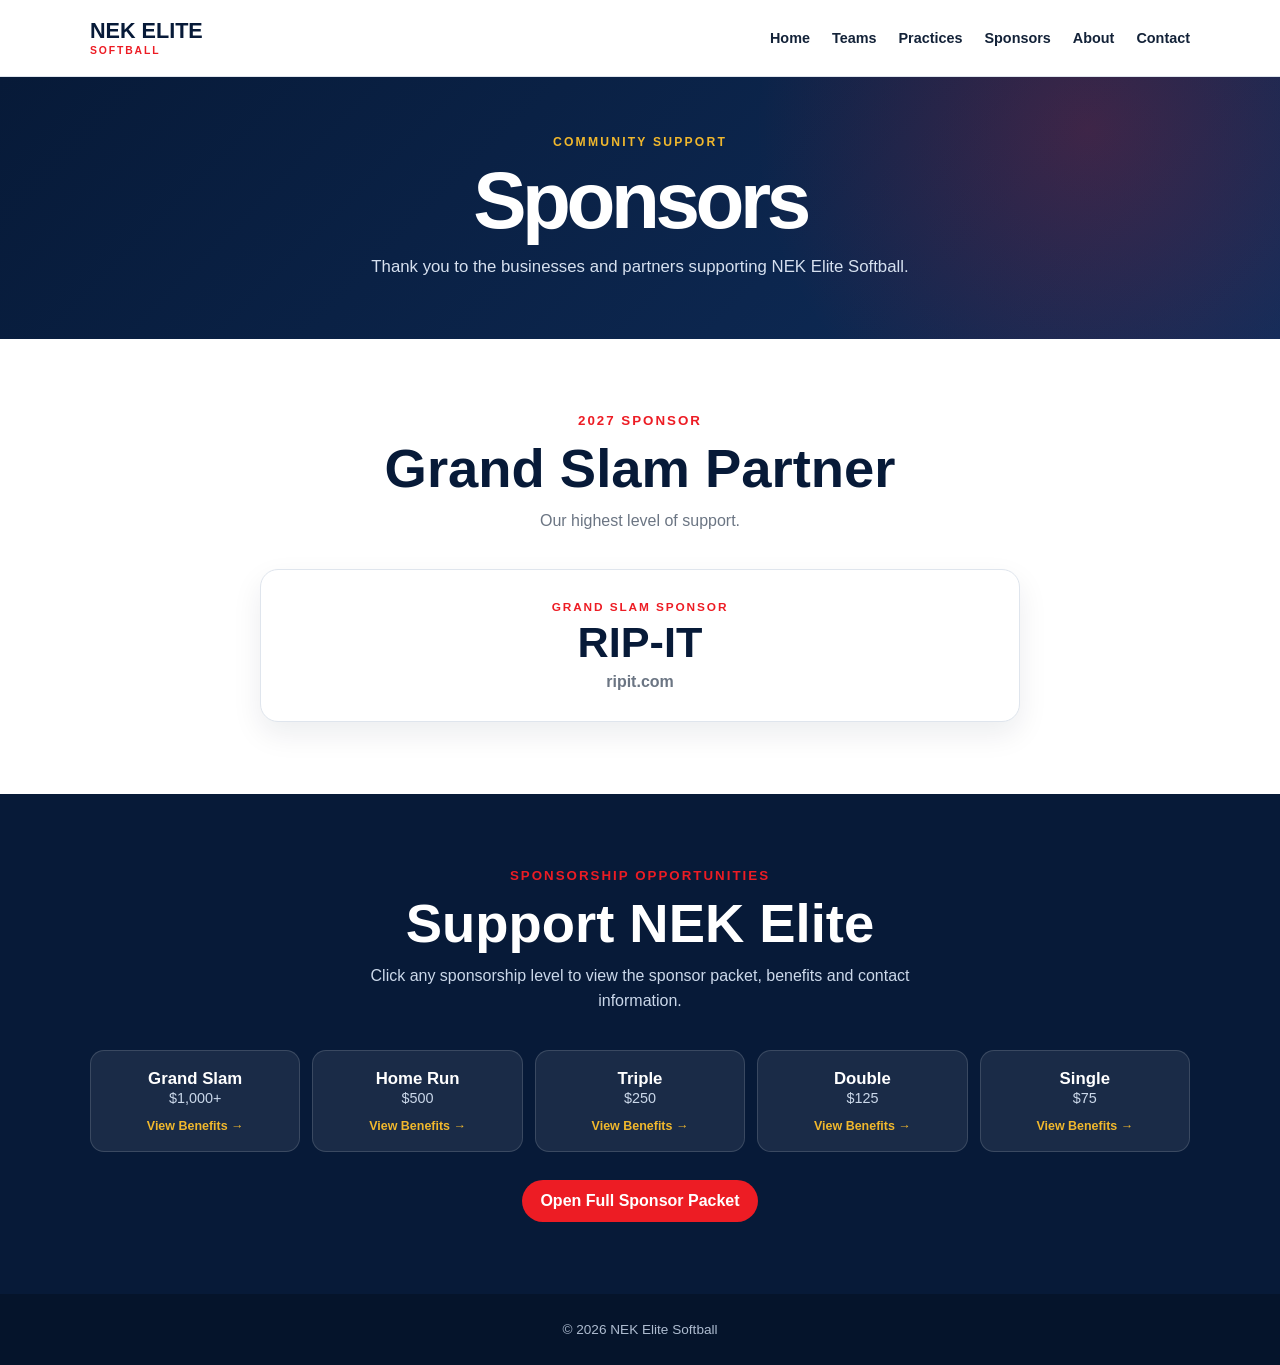
<file: sponsors.html>
<!DOCTYPE html>
<html lang="en">
<head>
<meta charset="UTF-8">
<meta name="viewport" content="width=device-width,initial-scale=1.0">
<title>Sponsors | NEK Elite</title>
<link rel="stylesheet" href="styles.css">
</head>
<body>
<header><div class="container nav">
<a class="brand" href="index.html">NEK ELITE<span>SOFTBALL</span></a>
<nav class="nav-links">
<a href="index.html">Home</a>
<a href="teams.html">Teams</a>
<a href="practices.html">Practices</a>
<a href="sponsors.html">Sponsors</a>
<a href="about.html">About</a>
<a href="contact.html">Contact</a>
</nav></div></header>

<main>
<section class="hero compact"><div class="container">
<div class="eyebrow">Community Support</div>
<h1>Sponsors</h1>
<p>Thank you to the businesses and partners supporting NEK Elite Softball.</p>
</div></section>

<section>
<div class="container">
<div class="section-title"><small>2027 Sponsor</small><h2>Grand Slam Partner</h2><p>Our highest level of support.</p></div>

<a href="https://ripit.com" target="_blank" rel="noopener" class="featured-sponsor">
  <div>
    <div class="featured-sponsor-level">Grand Slam Sponsor</div>
    <div class="featured-sponsor-name">RIP-IT</div>
    <div class="featured-sponsor-site">ripit.com</div>
  </div>
</a>
</div>
</section>

<section class="dark-section">
<div class="container">
<div class="section-title">
<small>Sponsorship Opportunities</small>
<h2>Support NEK Elite</h2>
<p>Click any sponsorship level to view the sponsor packet, benefits and contact information.</p>
</div>

<div class="sponsor-levels">
<a class="sponsor-level sponsor-level-link" href="sponsor-packet.html#grand-slam"><strong>Grand Slam</strong><span>$1,000+</span><em>View Benefits →</em></a>
<a class="sponsor-level sponsor-level-link" href="sponsor-packet.html#home-run"><strong>Home Run</strong><span>$500</span><em>View Benefits →</em></a>
<a class="sponsor-level sponsor-level-link" href="sponsor-packet.html#triple"><strong>Triple</strong><span>$250</span><em>View Benefits →</em></a>
<a class="sponsor-level sponsor-level-link" href="sponsor-packet.html#double"><strong>Double</strong><span>$125</span><em>View Benefits →</em></a>
<a class="sponsor-level sponsor-level-link" href="sponsor-packet.html#single"><strong>Single</strong><span>$75</span><em>View Benefits →</em></a>
</div>

<div style="text-align:center;margin-top:28px">
<a class="btn btn-red" href="sponsor-packet.html">Open Full Sponsor Packet</a>
</div>
</div>
</section>
</main>

<footer><div class="container">© 2026 NEK Elite Softball</div></footer>
</body>
</html>
</file>
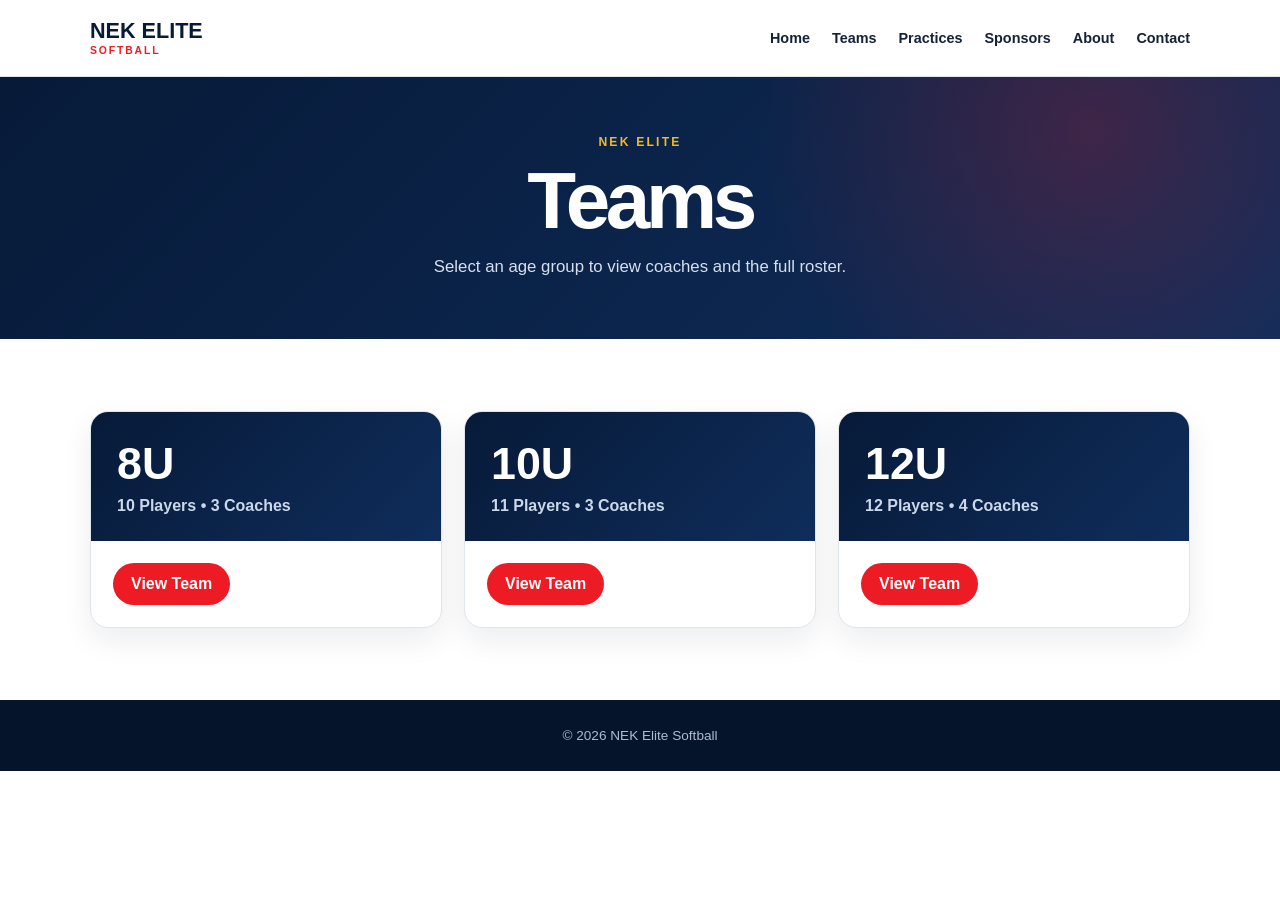
<file: teams.html>
<!DOCTYPE html>
<html lang="en">
<head>
<meta charset="UTF-8">
<meta name="viewport" content="width=device-width,initial-scale=1.0">
<title>Teams | NEK Elite</title>
<link rel="stylesheet" href="styles.css">
</head>
<body>
<header><div class="container nav">
<a class="brand" href="index.html">NEK ELITE<span>SOFTBALL</span></a>
<nav class="nav-links">
<a href="index.html">Home</a>
<a href="teams.html">Teams</a>
<a href="practices.html">Practices</a>
<a href="sponsors.html">Sponsors</a>
<a href="about.html">About</a>
<a href="contact.html">Contact</a>
</nav></div></header>

<main>
<section class="hero compact"><div class="container"><div class="eyebrow">NEK Elite</div><h1>Teams</h1><p>Select an age group to view coaches and the full roster.</p></div></section>
<section><div class="container"><div class="grid-3"><div class="card"><div class="card-head"><h3>8U</h3><p>10 Players • 3 Coaches</p></div>
    <div class="card-body"><a class="btn btn-red" href="8u.html">View Team</a></div></div><div class="card"><div class="card-head"><h3>10U</h3><p>11 Players • 3 Coaches</p></div>
    <div class="card-body"><a class="btn btn-red" href="10u.html">View Team</a></div></div><div class="card"><div class="card-head"><h3>12U</h3><p>12 Players • 4 Coaches</p></div>
    <div class="card-body"><a class="btn btn-red" href="12u.html">View Team</a></div></div></div></div></section>
</main>

<footer><div class="container">© 2026 NEK Elite Softball</div></footer>
</body>
</html>
</file>
<file: styles.css>
:root{
  --navy:#071a38;--navy2:#0f2d5b;--red:#ed1c24;--gold:#f1b82d;
  --white:#fff;--soft:#f4f7fb;--ink:#132238;--muted:#6b7583;--line:#dfe5ed;
  --shadow:0 12px 30px rgba(7,26,56,.08);--radius:18px;
}
*{box-sizing:border-box}
html{scroll-behavior:smooth}
body{margin:0;font-family:Arial,Helvetica,sans-serif;color:var(--ink);background:#fff}
a{color:inherit;text-decoration:none}
.container{width:min(1100px,calc(100% - 32px));margin:auto}

header{position:sticky;top:0;z-index:100;background:#fff;border-bottom:1px solid var(--line)}
.nav{min-height:76px;display:flex;align-items:center;justify-content:space-between;gap:22px}
.brand{font-weight:900;color:var(--navy);font-size:1.35rem;line-height:1}
.brand span{display:block;color:var(--red);font-size:.65rem;letter-spacing:.18em;margin-top:5px}
.nav-links{display:flex;flex-wrap:wrap;gap:22px;font-weight:700;font-size:.9rem}
.nav-links a:hover{color:var(--red)}

.hero{
  background:
    radial-gradient(circle at 85% 20%,rgba(237,28,36,.22),transparent 30%),
    linear-gradient(135deg,var(--navy),var(--navy2));
  color:#fff;
  padding:95px 0;
  text-align:center
}
.hero.compact{padding:58px 0}
.eyebrow{color:var(--gold);font-size:.76rem;font-weight:900;letter-spacing:.18em;text-transform:uppercase}
.hero h1{margin:16px 0;font-size:clamp(3.5rem,10vw,7rem);line-height:.9;letter-spacing:-.055em}
.hero.compact h1{font-size:clamp(2.7rem,7vw,5rem)}
.hero p{max-width:680px;margin:auto;color:#d6e0ef;line-height:1.65;font-size:1.05rem}

section{padding:72px 0}
.section-title{text-align:center;margin-bottom:36px}
.section-title small{color:var(--red);text-transform:uppercase;font-weight:900;letter-spacing:.15em}
.section-title h2{margin:8px 0;color:var(--navy);font-size:clamp(2.1rem,5vw,3.4rem)}
.section-title p{max-width:620px;margin:auto;color:var(--muted);line-height:1.6}

.grid-3{display:grid;grid-template-columns:repeat(3,1fr);gap:22px}
.card{background:#fff;border:1px solid var(--line);border-radius:var(--radius);box-shadow:var(--shadow);overflow:hidden}
.card-head{background:linear-gradient(135deg,var(--navy),var(--navy2));color:#fff;padding:26px}
.card-head h3{margin:0;font-size:2.8rem}
.card-head p{margin:8px 0 0;color:#cbd8ea;font-weight:700}
.card-body{padding:22px}
.card-body h4{color:var(--navy);text-transform:uppercase;letter-spacing:.1em;font-size:.75rem;margin:0 0 10px}

.list{list-style:none;padding:0;margin:0}
.list li{padding:8px 0;border-bottom:1px solid var(--line)}

.btn{display:inline-flex;align-items:center;justify-content:center;padding:12px 18px;border-radius:999px;font-weight:900}
.btn-red{background:var(--red);color:#fff}
.btn-navy{background:var(--navy);color:#fff}
.btn-outline{border:1px solid var(--line);background:#fff;color:var(--navy)}
.actions{display:flex;gap:10px;flex-wrap:wrap;margin-top:18px}

.roster{width:100%;border-collapse:collapse}
.roster th{text-align:left;color:var(--muted);font-size:.68rem;text-transform:uppercase;letter-spacing:.08em;padding:8px 4px;border-bottom:2px solid var(--navy)}
.roster td{padding:10px 4px;border-bottom:1px solid var(--line)}
.roster-number{width:48px;color:var(--red);font-weight:900}

.info-strip{background:var(--soft);border:1px solid var(--line);border-radius:16px;padding:18px 20px;margin:18px 0}
.backlink{display:inline-block;margin-bottom:20px;color:var(--red);font-weight:900}

.practice-list{display:grid;gap:14px}
.practice-card{background:var(--soft);border:1px solid var(--line);border-radius:16px;overflow:hidden}
.practice-date{background:var(--navy);color:#fff;padding:16px 18px;font-weight:900}
.practice-event{display:grid;grid-template-columns:68px 1fr auto;gap:12px;padding:12px 18px;border-bottom:1px solid var(--line);align-items:center}
.practice-event:last-child{border-bottom:0}
.practice-team{color:var(--red);font-weight:900}
.practice-type{color:var(--navy);font-weight:800}
.practice-time{color:var(--muted);font-weight:700;text-align:right}

.dark-section{background:var(--navy);color:#fff}
.dark-section .section-title h2{color:#fff}
.dark-section .section-title p{color:#cbd8ea}

.sponsor-levels{display:grid;grid-template-columns:repeat(5,1fr);gap:12px}
.sponsor-level{background:rgba(255,255,255,.08);border:1px solid rgba(255,255,255,.14);border-radius:14px;padding:18px;text-align:center}
.sponsor-level strong{display:block;font-size:1.05rem}
.sponsor-level span{color:#cbd8ea;font-size:.9rem}
.placeholder{border:1px dashed rgba(255,255,255,.35);border-radius:16px;padding:38px;text-align:center;color:#cbd8ea}

.about-text{max-width:780px;margin:auto;text-align:center;color:var(--muted);line-height:1.8}
.contact-card{max-width:650px;margin:auto;background:#fff;border:1px solid var(--line);border-radius:18px;padding:32px;text-align:center}
.contact-card a{color:var(--red);font-weight:900}

footer{background:#05142b;color:#aebcd0;padding:28px 0;text-align:center;font-size:.85rem}

@media(max-width:850px){
  .grid-3,.sponsor-levels{grid-template-columns:1fr}
  .practice-event{grid-template-columns:58px 1fr}
  .practice-time{grid-column:2;text-align:left}
}
@media(max-width:650px){
  .nav{flex-direction:column;padding:14px 0}
  .nav-links{justify-content:center;gap:14px}
  .hero{padding:70px 0}
  section{padding:56px 0}
}

/* Sponsor logo safety */
img[alt="RIP-IT logo"]{object-fit:contain;flex:0 0 auto}


/* Main homepage banner logo */
.main-banner-logo-wrap{
  max-width:520px;
  margin:22px auto 20px;
  background:#fff;
  border-radius:22px;
  padding:18px;
  box-shadow:0 18px 45px rgba(0,0,0,.22);
}
.main-banner-logo{
  width:100%;
  height:auto;
  max-height:360px;
  object-fit:contain;
}
@media(max-width:650px){
  .main-banner-logo-wrap{
    max-width:340px;
    padding:12px;
    margin-top:18px;
  }
}


/* Sponsor section + sponsor packet */
.featured-sponsor{
  display:block;
  max-width:760px;
  margin:0 auto;
  background:#fff;
  color:var(--navy);
  border:1px solid var(--line);
  border-radius:18px;
  padding:30px;
  text-align:center;
  box-shadow:var(--shadow);
  transition:transform .18s ease,box-shadow .18s ease;
}
.featured-sponsor:hover{transform:translateY(-3px);box-shadow:0 18px 38px rgba(7,26,56,.14)}
.featured-sponsor-level{
  color:var(--red);
  font-size:.74rem;
  font-weight:900;
  letter-spacing:.16em;
  text-transform:uppercase;
  margin-bottom:7px;
}
.featured-sponsor-name{font-size:2.7rem;font-weight:900;line-height:1}
.featured-sponsor-site{margin-top:8px;color:var(--muted);font-weight:700}

.sponsor-level-link{display:block;cursor:pointer;transition:transform .18s ease,background .18s ease}
.sponsor-level-link:hover{transform:translateY(-4px);background:rgba(255,255,255,.14)}
.sponsor-level-link em{display:block;margin-top:12px;color:var(--gold);font-style:normal;font-size:.78rem;font-weight:900}

.packet-levels{display:grid;grid-template-columns:repeat(2,1fr);gap:22px}
.packet-card{
  scroll-margin-top:110px;
  border:1px solid var(--line);
  border-radius:18px;
  padding:28px;
  box-shadow:var(--shadow);
  background:#fff;
}
.packet-card.featured-level{
  grid-column:1/-1;
  border:2px solid var(--red);
}
.packet-card h3{margin:0;color:var(--navy);font-size:2rem}
.packet-price{font-size:2.7rem;font-weight:900;color:var(--red);margin:7px 0 18px}
.packet-card ul{margin:0 0 24px;padding-left:22px;line-height:1.9;color:var(--ink)}
.packet-badge{
  display:inline-block;
  background:var(--red);
  color:#fff;
  padding:7px 11px;
  border-radius:999px;
  font-size:.68rem;
  font-weight:900;
  letter-spacing:.1em;
  text-transform:uppercase;
  margin-bottom:14px;
}
.contact-options{display:grid;grid-template-columns:repeat(3,1fr);gap:18px}
.contact-option{
  display:block;
  background:#fff;
  color:var(--navy);
  border-radius:16px;
  padding:24px;
  text-align:center;
  transition:transform .18s ease;
}
.contact-option:hover{transform:translateY(-3px)}
.contact-option span{
  display:block;
  color:var(--red);
  text-transform:uppercase;
  letter-spacing:.1em;
  font-size:.72rem;
  font-weight:900;
  margin-bottom:7px;
}
.contact-option strong{font-size:1.05rem}
.contact-options-light .contact-option{border:1px solid var(--line);box-shadow:var(--shadow)}

@media(max-width:850px){
  .packet-levels,.contact-options{grid-template-columns:1fr}
  .packet-card.featured-level{grid-column:auto}
}
</file>
